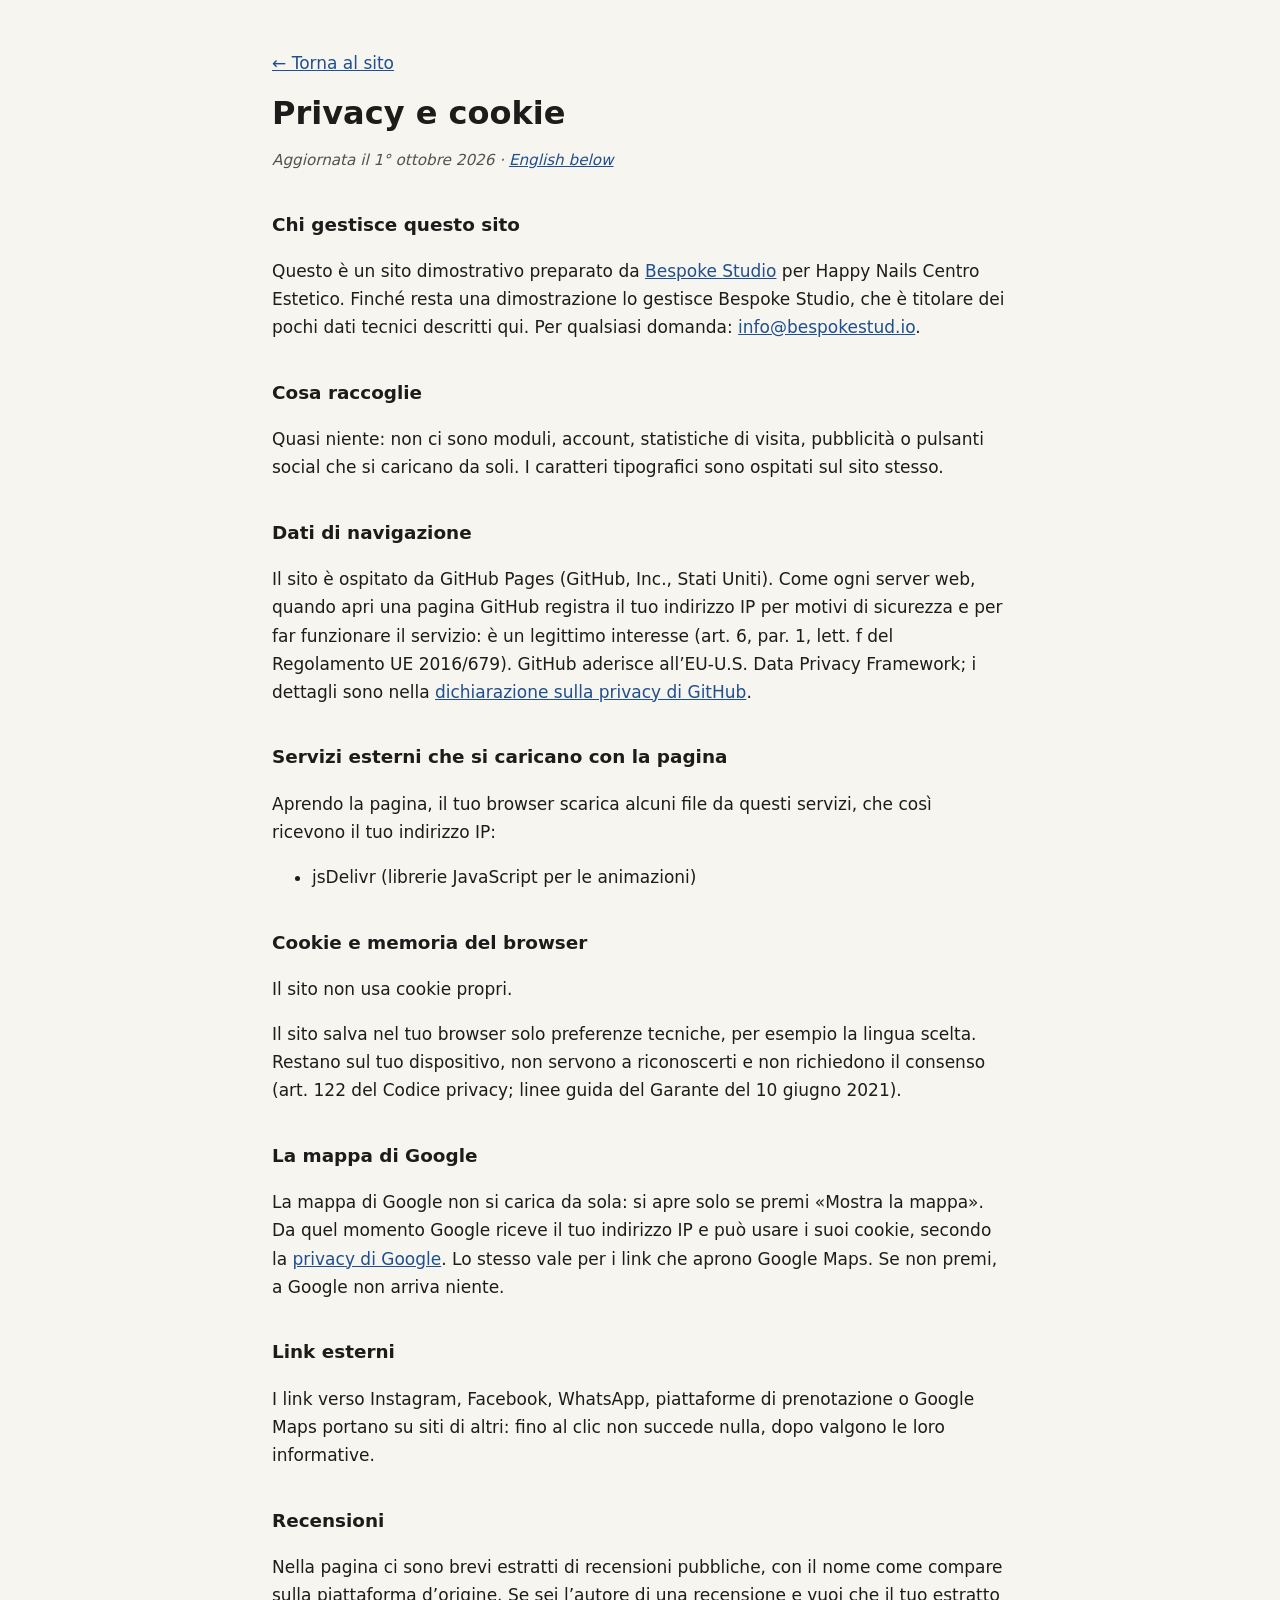
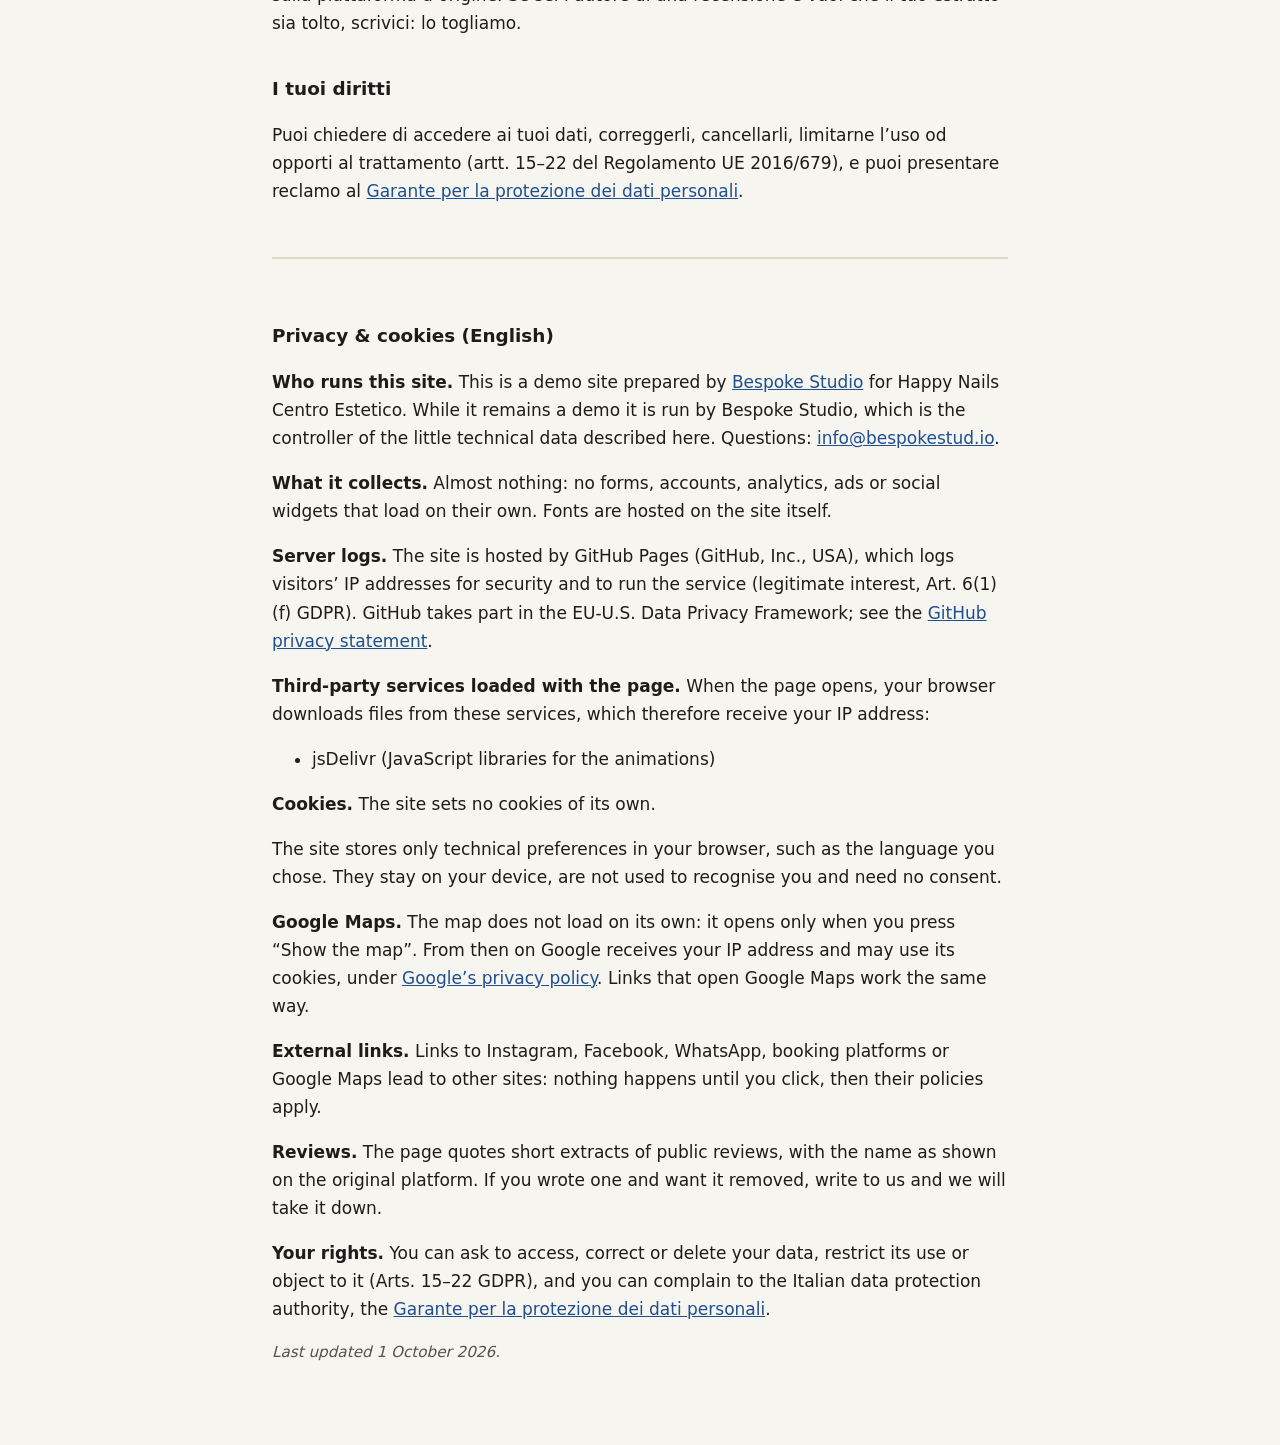
<file: privacy.html>
<!DOCTYPE html>
<html lang="it">
<head>
  <meta charset="UTF-8">
  <meta name="viewport" content="width=device-width, initial-scale=1.0">
  <meta name="robots" content="noindex">
  <title>Privacy e cookie · Happy Nails Centro Estetico</title>
  <meta name="description" content="Informativa privacy e cookie del sito Happy Nails Centro Estetico.">
  <style>
    body { margin: 0; background: #f7f5f0; color: #1d1c1a; font: 17px/1.65 system-ui, -apple-system, "Segoe UI", Roboto, sans-serif; }
    main { max-width: 46rem; margin: 0 auto; padding: 32px 20px 64px; }
    h1 { font-size: 2rem; line-height: 1.2; margin: 0.4em 0 0.2em; }
    h2 { font-size: 1.15rem; margin: 2em 0 0.4em; }
    a { color: #1f4f8f; }
    .data { color: #55524c; font-style: italic; font-size: 0.95rem; }
    .en { margin-top: 3em; padding-top: 1.5em; border-top: 2px solid #ddd8cc; }
    code { font-size: 0.9em; background: #ebe7dc; padding: 0 4px; border-radius: 3px; }
  </style>
</head>
<body>
<main>
  <p><a href="index.html">← Torna al sito</a></p>
  <h1>Privacy e cookie</h1>
  <p class="data">Aggiornata il 1° ottobre 2026 · <a href="#english" lang="en">English below</a></p>
  <h2>Chi gestisce questo sito</h2>
  <p>Questo è un sito dimostrativo preparato da <a href="https://bespokestud.io" rel="noopener">Bespoke Studio</a> per Happy Nails Centro Estetico. Finché resta una dimostrazione lo gestisce Bespoke Studio, che è titolare dei pochi dati tecnici descritti qui. Per qualsiasi domanda: <a href="mailto:info@bespokestud.io">info@bespokestud.io</a>.</p>
  <h2>Cosa raccoglie</h2>
  <p>Quasi niente: non ci sono moduli, account, statistiche di visita, pubblicità o pulsanti social che si caricano da soli. I caratteri tipografici sono ospitati sul sito stesso.</p>
  <h2>Dati di navigazione</h2>
  <p>Il sito è ospitato da GitHub Pages (GitHub, Inc., Stati Uniti). Come ogni server web, quando apri una pagina GitHub registra il tuo indirizzo IP per motivi di sicurezza e per far funzionare il servizio: è un legittimo interesse (art. 6, par. 1, lett. f del Regolamento UE 2016/679). GitHub aderisce all’EU-U.S. Data Privacy Framework; i dettagli sono nella <a href="https://docs.github.com/site-policy/privacy-policies/github-general-privacy-statement" rel="noopener">dichiarazione sulla privacy di GitHub</a>.</p>
  <h2>Servizi esterni che si caricano con la pagina</h2>
  <p>Aprendo la pagina, il tuo browser scarica alcuni file da questi servizi, che così ricevono il tuo indirizzo IP:</p>
  <ul><li>jsDelivr (librerie JavaScript per le animazioni)</li></ul>
  <h2>Cookie e memoria del browser</h2>
  <p>Il sito non usa cookie propri.</p>
  <p>Il sito salva nel tuo browser solo preferenze tecniche, per esempio la lingua scelta. Restano sul tuo dispositivo, non servono a riconoscerti e non richiedono il consenso (art. 122 del Codice privacy; linee guida del Garante del 10 giugno 2021).</p>
  <h2>La mappa di Google</h2>
  <p>La mappa di Google non si carica da sola: si apre solo se premi «Mostra la mappa». Da quel momento Google riceve il tuo indirizzo IP e può usare i suoi cookie, secondo la <a href="https://policies.google.com/privacy?hl=it" rel="noopener">privacy di Google</a>. Lo stesso vale per i link che aprono Google Maps. Se non premi, a Google non arriva niente.</p>
  <h2>Link esterni</h2>
  <p>I link verso Instagram, Facebook, WhatsApp, piattaforme di prenotazione o Google Maps portano su siti di altri: fino al clic non succede nulla, dopo valgono le loro informative.</p>
  <h2>Recensioni</h2>
  <p>Nella pagina ci sono brevi estratti di recensioni pubbliche, con il nome come compare sulla piattaforma d’origine. Se sei l’autore di una recensione e vuoi che il tuo estratto sia tolto, scrivici: lo togliamo.</p>
  <h2>I tuoi diritti</h2>
  <p>Puoi chiedere di accedere ai tuoi dati, correggerli, cancellarli, limitarne l’uso od opporti al trattamento (artt. 15–22 del Regolamento UE 2016/679), e puoi presentare reclamo al <a href="https://www.garanteprivacy.it" rel="noopener">Garante per la protezione dei dati personali</a>.</p>
  <div class="en" id="english" lang="en">
    <h2>Privacy &amp; cookies (English)</h2>
    <p><strong>Who runs this site.</strong> This is a demo site prepared by <a href="https://bespokestud.io" rel="noopener">Bespoke Studio</a> for Happy Nails Centro Estetico. While it remains a demo it is run by Bespoke Studio, which is the controller of the little technical data described here. Questions: <a href="mailto:info@bespokestud.io">info@bespokestud.io</a>.</p>
    <p><strong>What it collects.</strong> Almost nothing: no forms, accounts, analytics, ads or social widgets that load on their own. Fonts are hosted on the site itself.</p>
    <p><strong>Server logs.</strong> The site is hosted by GitHub Pages (GitHub, Inc., USA), which logs visitors’ IP addresses for security and to run the service (legitimate interest, Art. 6(1)(f) GDPR). GitHub takes part in the EU-U.S. Data Privacy Framework; see the <a href="https://docs.github.com/site-policy/privacy-policies/github-general-privacy-statement" rel="noopener">GitHub privacy statement</a>.</p>
    <p><strong>Third-party services loaded with the page.</strong> When the page opens, your browser downloads files from these services, which therefore receive your IP address:</p><ul><li>jsDelivr (JavaScript libraries for the animations)</li></ul>
    <p><strong>Cookies.</strong> The site sets no cookies of its own.</p>
    <p>The site stores only technical preferences in your browser, such as the language you chose. They stay on your device, are not used to recognise you and need no consent.</p>
    <p><strong>Google Maps.</strong> The map does not load on its own: it opens only when you press “Show the map”. From then on Google receives your IP address and may use its cookies, under <a href="https://policies.google.com/privacy?hl=en" rel="noopener">Google’s privacy policy</a>. Links that open Google Maps work the same way.</p>
    <p><strong>External links.</strong> Links to Instagram, Facebook, WhatsApp, booking platforms or Google Maps lead to other sites: nothing happens until you click, then their policies apply.</p>
    <p><strong>Reviews.</strong> The page quotes short extracts of public reviews, with the name as shown on the original platform. If you wrote one and want it removed, write to us and we will take it down.</p>
    <p><strong>Your rights.</strong> You can ask to access, correct or delete your data, restrict its use or object to it (Arts. 15–22 GDPR), and you can complain to the Italian data protection authority, the <a href="https://www.garanteprivacy.it" rel="noopener">Garante per la protezione dei dati personali</a>.</p>
    <p class="data">Last updated 1 October 2026.</p>
  </div>
</main>
</body>
</html>
</file>
